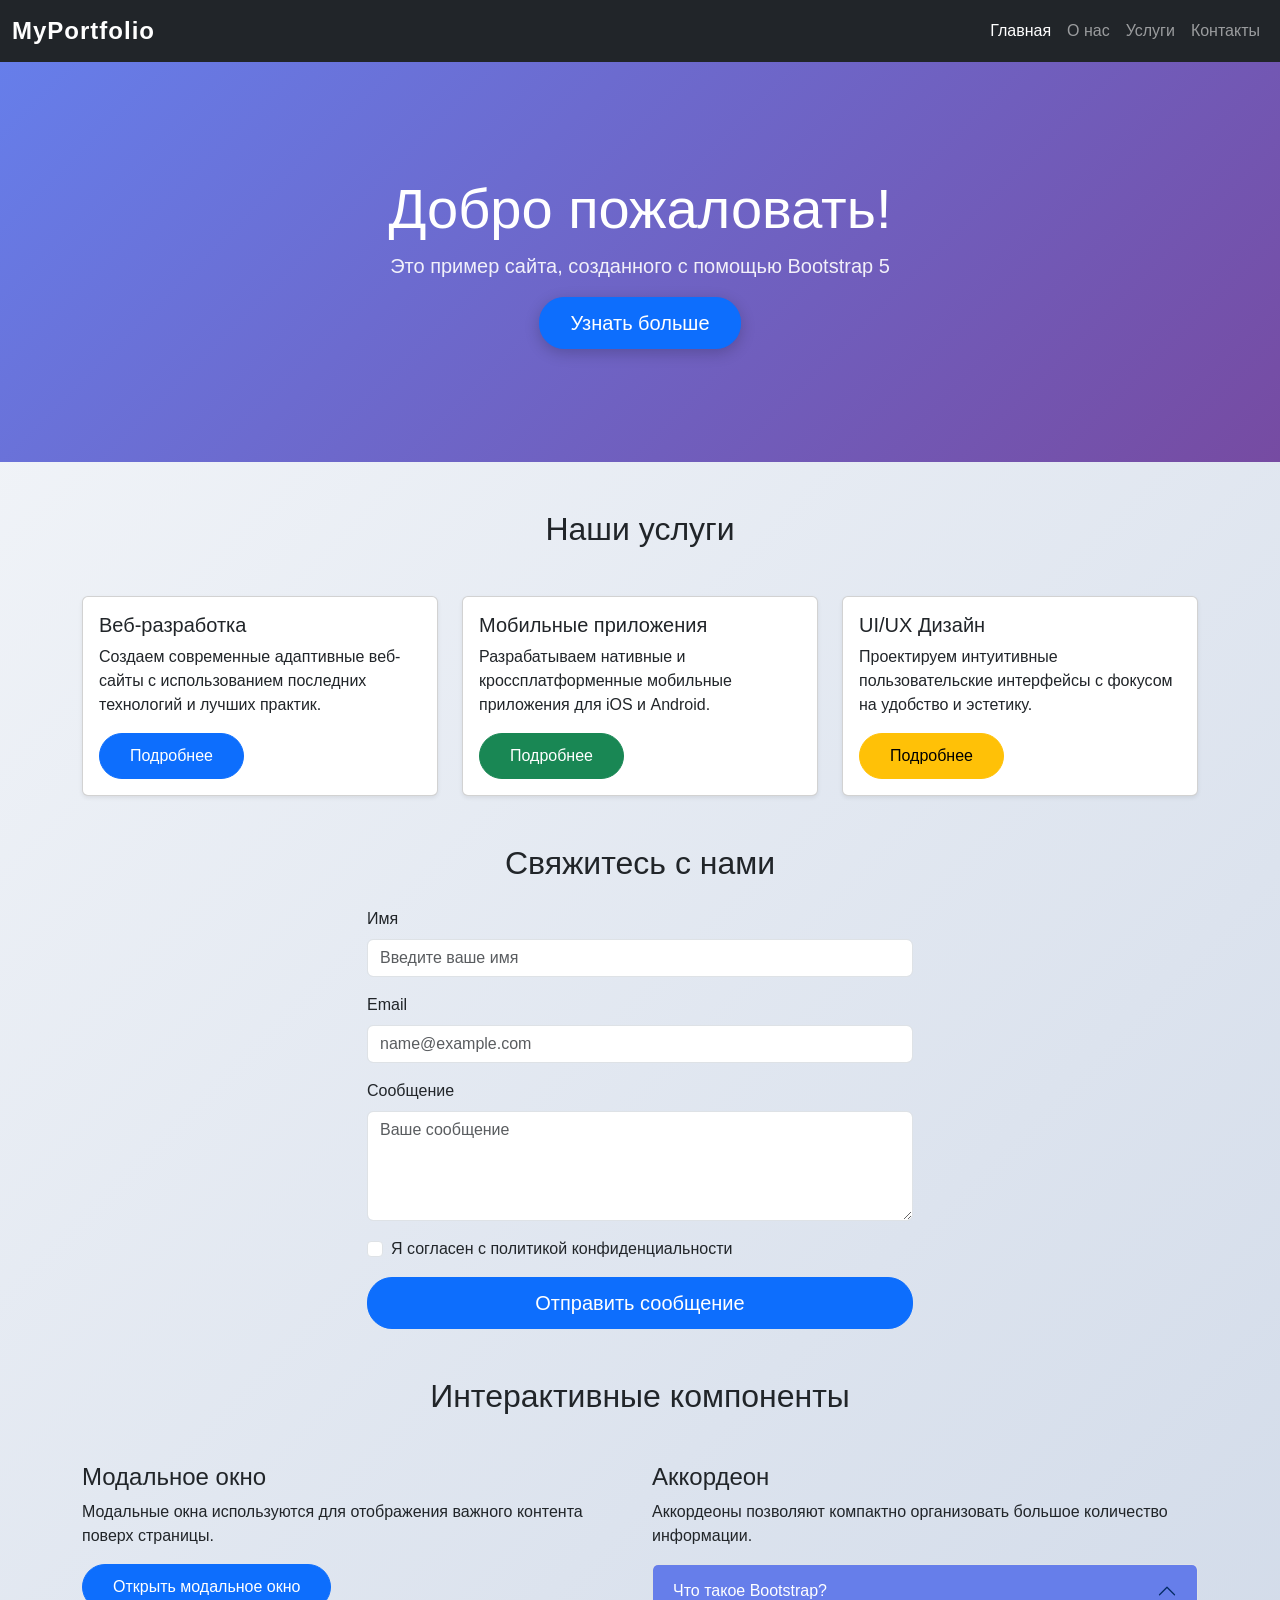
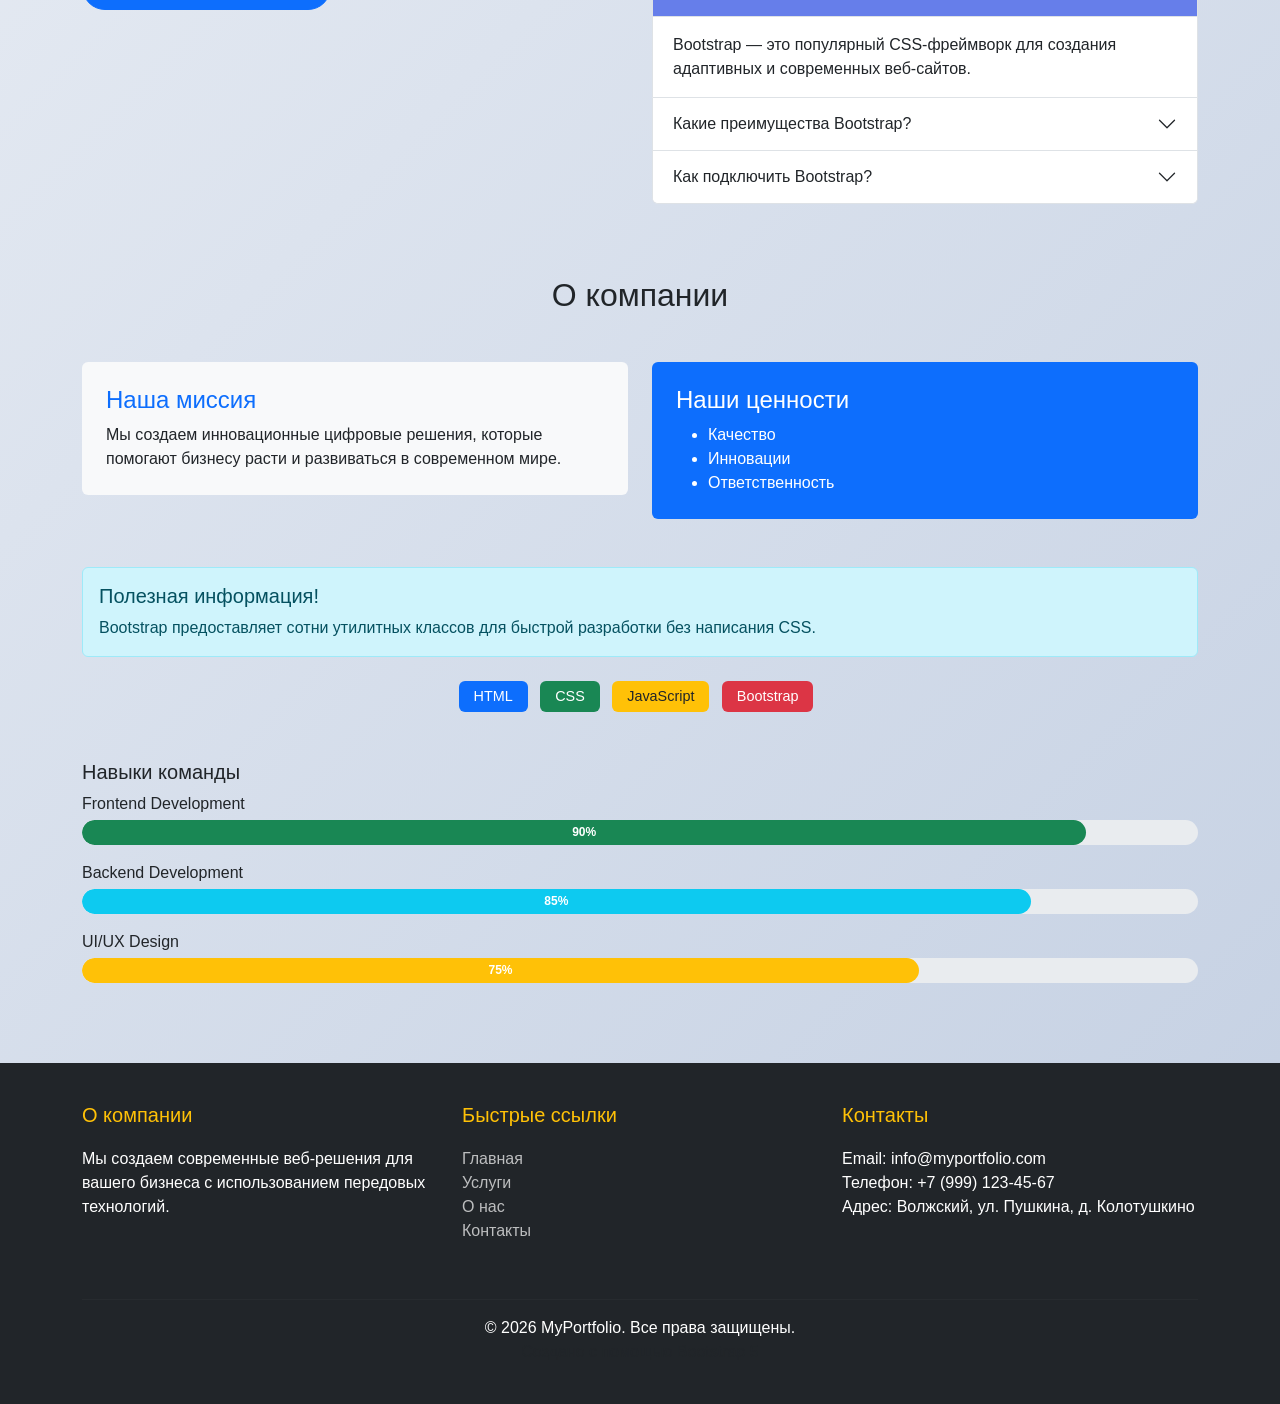
<file: index.html>
<!DOCTYPE html>
<html lang="ru">

<head>
    <meta charset="UTF-8">
    <meta name="viewport" content="width=device-width, initial-scale=1.0">
    <title>Bootstrap Lab - Leontev</title>
    <link href="https://cdn.jsdelivr.net/npm/bootstrap@5.3.8/dist/css/bootstrap.min.css" rel="stylesheet" integrity="sha384-
sRIl4kxILFvY47J16cr9ZwB07vP4J8+LH7qKQnuqkuIAvNWLzeN8tE5YBujZqJLB" crossorigin="anonymous" />
    <link rel="stylesheet" href="custom.css" />
</head>

<body>
    <!-- Навигационная панель -->
    <nav class="navbar navbar-expand-lg navbar-dark bg-dark">
        <div class="container-fluid">
            <a class="navbar-brand" href="#">MyPortfolio</a>
            <!-- Кнопка для мобильного меню -->
            <button class="navbar-toggler" type="button" data-bs-toggle="collapse" data-bs-target="#navbarNav"
                aria-controls="navbarNav" aria-expanded="false" aria-label="Toggle navigation">
                <span class="navbar-toggler-icon"></span>
            </button>
            <!-- Пункты меню -->
            <div class="collapse navbar-collapse" id="navbarNav">
                <ul class="navbar-nav ms-auto">
                    <li class="nav-item">
                        <a class="nav-link active" href="#home">Главная</a>
                    </li>
                    <li class="nav-item">
                        <a class="nav-link" href="#about">О нас</a>
                    </li>
                    <li class="nav-item">
                        <a class="nav-link" href="#services">Услуги</a>
                    </li>
                    <li class="nav-item">
                        <a class="nav-link" href="#contact">Контакты</a>
                    </li>
                </ul>
            </div>
        </div>
    </nav>
    <!-- Hero секция -->
    <div class="container-fluid bg-light py-5" id="home">
        <div class="container text-center">
            <h1 class="display-4">Добро пожаловать!</h1>
            <p class="lead">Это пример сайта, созданного с помощью Bootstrap 5</p>
            <button class="btn btn-primary btn-lg">Узнать больше</button>
        </div>
    </div>
    <!-- Секция с карточками -->
    <div class="container my-5" id="services">
        <h2 class="text-center mb-5">Наши услуги</h2>
        <div class="row g-4">
            <!-- Карточка 1 -->
            <div class="col-12 col-md-6 col-lg-4">
                <div class="card h-100 shadow-sm">
                    <div class="card-body">
                        <h5 class="card-title">Веб-разработка</h5>
                        <p class="card-text">
                            Создаем современные адаптивные веб-сайты с использованием
                            последних технологий и лучших практик.
                        </p>
                        <a href="#" class="btn btn-primary">Подробнее</a>
                    </div>
                </div>
            </div>
            <!-- Карточка 2 -->
            <div class="col-12 col-md-6 col-lg-4">
                <div class="card h-100 shadow-sm">
                    <div class="card-body">
                        <h5 class="card-title">Мобильные приложения</h5>
                        <p class="card-text">
                            Разрабатываем нативные и кроссплатформенные мобильные приложения
                            для iOS и Android.
                        </p>
                        <a href="#" class="btn btn-success">Подробнее</a>
                    </div>
                </div>
            </div>
            <!-- Карточка 3 -->
            <div class="col-12 col-md-6 col-lg-4">
                <div class="card h-100 shadow-sm">
                    <div class="card-body">
                        <h5 class="card-title">UI/UX Дизайн</h5>
                        <p class="card-text">
                            Проектируем интуитивные пользовательские интерфейсы с фокусом на
                            удобство и эстетику.
                        </p>
                        <a href="#" class="btn btn-warning">Подробнее</a>
                    </div>
                </div>
            </div>
        </div>
    </div>
    <!-- Секция с формой -->
    <div class="container my-5" id="contact">
        <div class="row justify-content-center">
            <div class="col-lg-6">
                <h2 class="text-center mb-4">Свяжитесь с нами</h2>
                <form id="contactForm" class="needs-validation" novalidate>
                    <!-- Имя -->
                    <div class="mb-3">
                        <label for="name" class="form-label">Имя</label>
                        <input type="text" class="form-control" id="name" placeholder="Введите ваше имя" required />
                        <div class="invalid-feedback">Пожалуйста, введите ваше имя</div>
                    </div>
                    <!-- Email -->
                    <div class="mb-3">
                        <label for="email" class="form-label">Email</label>
                        <input type="email" class="form-control" id="email" placeholder="name@example.com" required />
                        <div class="invalid-feedback">
                            Пожалуйста, введите корректный email
                        </div>
                    </div>
                    <!-- Сообщение -->
                    <div class="mb-3">
                        <label for="message" class="form-label">Сообщение</label>
                        <textarea class="form-control" id="message" rows="4" placeholder="Ваше сообщение"
                            required></textarea>
                        <div class="invalid-feedback">Пожалуйста, введите сообщение</div>
                    </div>
                    <!-- Checkbox -->
                    <div class="mb-3 form-check">
                        <input type="checkbox" class="form-check-input" id="agree" required />
                        <label class="form-check-label" for="agree">
                            Я согласен с политикой конфиденциальности
                        </label>
                        <div class="invalid-feedback">
                            Вы должны согласиться с условиями
                        </div>
                    </div>
                    <!-- Кнопка отправки -->
                    <div class="d-grid">
                        <button type="submit" class="btn btn-primary btn-lg">
                            Отправить сообщение
                        </button>
                    </div>
                </form>
            </div>
        </div>
    </div>

    <!-- Секция с модальным окном и аккордеоном -->
    <div class="container my-5">
        <h2 class="text-center mb-5">Интерактивные компоненты</h2>
        <div class="row">
            <!-- Модальное окно -->
            <div class="col-md-6 mb-4">
                <h4>Модальное окно</h4>
                <p>
                    Модальные окна используются для отображения важного контента поверх
                    страницы.
                </p>
                <!-- Кнопка открытия модального окна -->
                <button type="button" class="btn btn-primary" data-bs-toggle="modal" data-bs-target="#exampleModal">
                    Открыть модальное окно
                </button>
                <!-- Само модальное окно -->
                <div class="modal fade" id="exampleModal" tabindex="-1" aria-labelledby="exampleModalLabel"
                    aria-hidden="true">
                    <div class="modal-dialog modal-dialog-centered">
                        <div class="modal-content">
                            <div class="modal-header">
                                <h5 class="modal-title" id="exampleModalLabel">
                                    Добро пожаловать!
                                </h5>
                                <button type="button" class="btn-close" data-bs-dismiss="modal"
                                    aria-label="Close"></button>
                            </div>
                            <div class="modal-body">
                                Это пример модального окна Bootstrap. Здесь может быть любой
                                контент: текст, формы, изображения.
                            </div>
                            <div class="modal-footer">
                                <button type="button" class="btn btn-secondary" data-bs-dismiss="modal">
                                    Закрыть
                                </button>
                                <button type="button" class="btn btn-primary">
                                    Сохранить изменения
                                </button>
                            </div>
                        </div>
                    </div>
                </div>
            </div>
            <!-- Аккордеон -->
            <div class="col-md-6 mb-4">
                <h4>Аккордеон</h4>
                <p>
                    Аккордеоны позволяют компактно организовать большое количество
                    информации.
                </p>
                <div class="accordion" id="accordionExample">
                    <!-- Элемент 1 -->
                    <div class="accordion-item">
                        <h2 class="accordion-header" id="headingOne">
                            <button class="accordion-button" type="button" data-bs-toggle="collapse"
                                data-bs-target="#collapseOne" aria-expanded="true" aria-controls="collapseOne">
                                Что такое Bootstrap?
                            </button>
                        </h2>
                        <div id="collapseOne" class="accordion-collapse collapse show" aria-labelledby="headingOne"
                            data-bs-parent="#accordionExample">
                            <div class="accordion-body">
                                Bootstrap — это популярный CSS-фреймворк для создания
                                адаптивных и современных веб-сайтов.
                            </div>
                        </div>
                    </div>
                    <!-- Элемент 2 -->
                    <div class="accordion-item">
                        <h2 class="accordion-header" id="headingTwo">
                            <button class="accordion-button collapsed" type="button" data-bs-toggle="collapse"
                                data-bs-target="#collapseTwo" aria-expanded="false" aria-controls="collapseTwo">
                                Какие преимущества Bootstrap?
                            </button>
                        </h2>
                        <div id="collapseTwo" class="accordion-collapse collapse" aria-labelledby="headingTwo"
                            data-bs-parent="#accordionExample">
                            <div class="accordion-body">
                                Быстрая разработка, готовые компоненты, адаптивность,
                                кроссбраузерность и большое сообщество разработчиков.
                            </div>
                        </div>
                    </div>
                    <!-- Элемент 3 -->
                    <div class="accordion-item">
                        <h2 class="accordion-header" id="headingThree">
                            <button class="accordion-button collapsed" type="button" data-bs-toggle="collapse"
                                data-bs-target="#collapseThree" aria-expanded="false" aria-controls="collapseThree">
                                Как подключить Bootstrap?
                            </button>
                        </h2>
                        <div id="collapseThree" class="accordion-collapse collapse" aria-labelledby="headingThree"
                            data-bs-parent="#accordionExample">
                            <div class="accordion-body">
                                Bootstrap можно подключить через CDN (быстро) или установить
                                локально через npm (для продакшн-проектов).
                            </div>
                        </div>
                    </div>
                </div>
            </div>
        </div>
    </div>

    <!-- Секция утилитных классов -->
    <div class="container my-5" id="about">
        <h2 class="text-center mb-5">О компании</h2>
        <!-- Отступы и выравнивание -->
        <div class="row">
            <div class="col-md-6 mb-4">
                <div class="p-4 bg-light rounded">
                    <h4 class="text-primary">Наша миссия</h4>
                    <p class="mb-0">
                        Мы создаем инновационные цифровые решения, которые помогают
                        бизнесу расти и развиваться в современном мире.
                    </p>
                </div>
            </div>
            <div class="col-md-6 mb-4">
                <div class="p-4 bg-primary text-white rounded">
                    <h4>Наши ценности</h4>
                    <ul class="mb-0">
                        <li>Качество</li>
                        <li>Инновации</li>
                        <li>Ответственность</li>
                    </ul>
                </div>
            </div>
        </div>
        <!-- Примеры утилитных классов -->
        <div class="alert alert-info mt-4" role="alert">
            <h5 class="alert-heading">Полезная информация!</h5>
            <p class="mb-0">
                Bootstrap предоставляет сотни утилитных классов для быстрой разработки
                без написания CSS.
            </p>
        </div>
        <!-- Бейджи и кнопки -->
        <div class="text-center mt-4">
            <span class="badge bg-primary me-2">HTML</span>
            <span class="badge bg-success me-2">CSS</span>
            <span class="badge bg-warning text-dark me-2">JavaScript</span>
            <span class="badge bg-danger me-2">Bootstrap</span>
        </div>
        <!-- Прогресс-бары -->
        <div class="mt-5">
            <h5>Навыки команды</h5>
            <div class="mb-3">
                <label class="mb-1">Frontend Development</label>
                <div class="progress">
                    <div class="progress-bar bg-success" role="progressbar" style="width: 90%" aria-valuenow="90"
                        aria-valuemin="0" aria-valuemax="100">
                        90%
                    </div>
                </div>
            </div>
            <div class="mb-3">
                <label class="mb-1">Backend Development</label>
                <div class="progress">
                    <div class="progress-bar bg-info" role="progressbar" style="width: 85%" aria-valuenow="85"
                        aria-valuemin="0" aria-valuemax="100">
                        85%
                    </div>
                </div>
            </div>
            <div class="mb-3">
                <label class="mb-1">UI/UX Design</label>
                <div class="progress">
                    <div class="progress-bar bg-warning" role="progressbar" style="width: 75%" aria-valuenow="75"
                        aria-valuemin="0" aria-valuemax="100">
                        75%
                    </div>
                </div>
            </div>
        </div>
    </div>
    <!-- Футер -->
    <footer>
        <div class="container">
            <div class="row">
                <div class="col-md-4 mb-4">
                    <h5>О компании</h5>
                    <p>
                        Мы создаем современные веб-решения для вашего бизнеса с
                        использованием передовых технологий.
                    </p>
                </div>
                <div class="col-md-4 mb-4">
                    <h5>Быстрые ссылки</h5>
                    <ul class="list-unstyled">
                        <li><a href="#home">Главная</a></li>
                        <li><a href="#services">Услуги</a></li>
                        <li><a href="#about">О нас</a></li>
                        <li><a href="#contact">Контакты</a></li>
                    </ul>
                </div>
                <div class="col-md-4 mb-4">
                    <h5>Контакты</h5>
                    <ul class="list-unstyled">
                        <li>Email: info@myportfolio.com</li>
                        <li>Телефон: +7 (999) 123-45-67</li>
                        <li>Адрес: Волжский, ул. Пушкина, д. Колотушкино</li>
                    </ul>
                </div>
            </div>
            <hr style="border-color: rgba(255, 255, 255, 0.1)" />
            <div class="text-center mt-3">
                <p class="mb-0">&copy; 2026 MyPortfolio. Все права защищены.</p>
                <p class="mb-0 text-muted">Создано с помощью Bootstrap 5</p>
            </div>
        </div>
    </footer>

    <script src="https://cdn.jsdelivr.net/npm/bootstrap@5.3.8/dist/js/bootstrap.bundle.min.js" integrity="sha384-
FKyoEForCGlyvwx9Hj09JcYn3nv7wiPVlz7YYwJrWVcXK/BmnVDxM+D2scQbITxI" crossorigin="anonymous"></script>
    <script>
        // Валидация формы Bootstrap
        (function () {
            "use strict";
            const form = document.getElementById("contactForm");
            form.addEventListener(
                "submit",
                function (event) {
                    if (!form.checkValidity()) {
                        event.preventDefault();
                        event.stopPropagation();
                    } else {
                        event.preventDefault();
                        alert("Форма успешно отправлена!");
                        form.reset();
                        form.classList.remove("was-validated");
                    }
                    form.classList.add("was-validated");
                },
                false
            );
        })();
    </script>
</body>

</html>
</file>
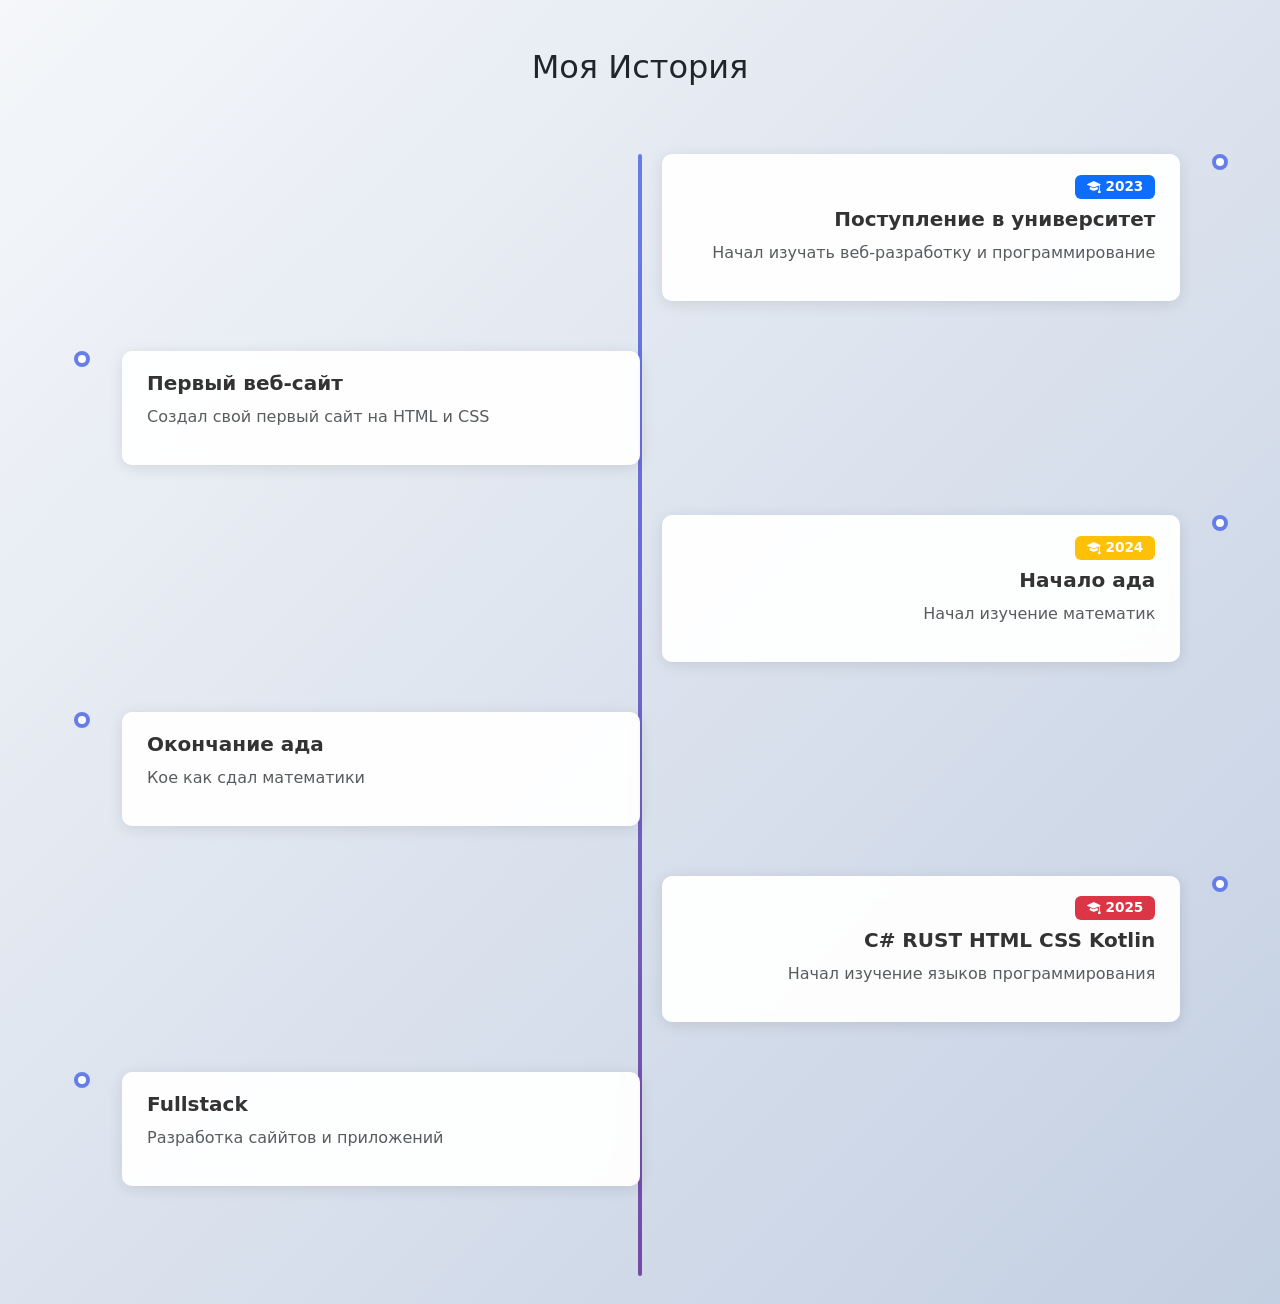
<file: timeline.html>
<!DOCTYPE html>
<html lang="ru">

<head>
    <meta charset="UTF-8">
    <meta name="viewport" content="width=device-width, initial-scale=1.0">
    <title>Эксперемент с Bootstrap</title>
    <link rel="stylesheet" href="custom.css" />
    <link href="https://cdn.jsdelivr.net/npm/bootstrap@5.3.8/dist/css/bootstrap.min.css" rel="stylesheet" integrity="sha384-
sRIl4kxILFvY47J16cr9ZwB07vP4J8+LH7qKQnuqkuIAvNWLzeN8tE5YBujZqJLB" crossorigin="anonymous" />
<link rel="stylesheet"
href="https://cdn.jsdelivr.net/npm/bootstrap-icons@1.11.3/font/bootstrap-icons.min.css">
</head>

<body>
    <div class="container my-5">
        <h2 class="text-center mb-5">Моя История</h2>
        <div class="timeline">
            <div class="timeline-item">
                <div class="timeline-content">
                    <span class="badge bg-primary mb-2">
                        <i class="bi bi-mortarboard-fill"></i> 2023
                    </span>
                    <h5>Поступление в университет</h5>
                    <p class="text-muted">
                        Начал изучать веб-разработку и программирование
                    </p>
                </div>
            </div>
            <div class="timeline-item timeline-item-left">
                <div class="timeline-content">
                    <h5>Первый веб-сайт</h5>
                    <p class="text-muted">
                        Создал свой первый сайт на HTML и CSS
                    </p>
                </div>
            </div>
            <div class="timeline-item">
                <div class="timeline-content">
                    <span class="badge bg-warning mb-2">
                        <i class="bi bi-mortarboard-fill"></i> 2024
                    </span>
                    <h5>Начало ада</h5>
                    <p class="text-muted">
                        Начал изучение математик
                    </p>
                </div>
            </div>
            <div class="timeline-item timeline-item-left">
                <div class="timeline-content">
                    <!-- TODO: Добавьте бейдж с годом 2023 -->
                    <h5>Окончание ада</h5>
                    <p class="text-muted">
                        Кое как сдал математики
                    </p>
                </div>
            </div>
            <div class="timeline-item">
                <div class="timeline-content">
                    <span class="badge bg-danger mb-2">
                        <i class="bi bi-mortarboard-fill"></i> 2025
                    </span>
                    <h5>C# RUST HTML CSS Kotlin</h5>
                    <p class="text-muted">
                        Начал изучение языков программирования
                    </p>
                </div>
            </div>
            <div class="timeline-item timeline-item-left">
                <div class="timeline-content">
                    <!-- TODO: Добавьте бейдж с годом 2023 -->
                    <h5>Fullstack</h5>
                    <p class="text-muted">
                        Разработка саййтов и приложений
                    </p>
                </div>
            </div>
        </div>
    </div>


    <script src="https://cdn.jsdelivr.net/npm/bootstrap@5.3.8/dist/js/bootstrap.bundle.min.js" integrity="sha384-
FKyoEForCGlyvwx9Hj09JcYn3nv7wiPVlz7YYwJrWVcXK/BmnVDxM+D2scQbITxI" crossorigin="anonymous"></script>

</body>
</file>
<file: custom.css>
.card {
    transition: transform 0.3s ease;
}

.card:hover {
    transform: scale(1.05);
}

/* Общие стили */
body {
    font-family: "Segoe UI", Tahoma, Geneva, Verdana, sans-serif;
}

/* Кастомные цвета для навбара */
.navbar-brand {
    font-weight: bold;
    font-size: 1.5rem;
    letter-spacing: 1px;
}

.navbar-dark .navbar-nav .nav-link:hover {
    color: #ffc107 !important;
    transition: color 0.3s ease;
}

/* Улучшение Hero-секции */
#home {
    background: linear-gradient(135deg, #667eea 0%, #764ba2 100%);
    color: white;
    min-height: 400px;
    display: flex;
    align-items: center;
}

#home h1 {
    color: white;
}

#home .lead {
    color: rgba(255, 255, 255, 0.9);
}

#home .btn {
    box-shadow: 0 4px 15px rgba(0, 0, 0, 0.2);
    transition: transform 0.3s ease;
}

#home .btn:hover {
    transform: translateY(-3px);
    box-shadow: 0 6px 20px rgba(0, 0, 0, 0.3);
}

/* Анимация для карточек */
.card {
    transition: transform 0.3s ease, box-shadow 0.3s ease;
}

.card:hover {
    transform: translateY(-10px);
    box-shadow: 0 10px 30px rgba(0, 0, 0, 0.15) !important;
}

/* Стилизация кнопок */
.btn {
    border-radius: 25px;
    padding: 10px 30px;
    font-weight: 500;
    transition: all 0.3s ease;
}

/* Улучшение формы */
.form-control:focus {
    border-color: #667eea;
    box-shadow: 0 0 0 0.2rem rgba(102, 126, 234, 0.25);
}

/* Анимация для бейджей */
.badge {
    padding: 8px 15px;
    font-size: 0.9rem;
    font-weight: 500;
    transition: transform 0.2s ease;
}

.badge:hover {
    transform: scale(1.1);
    cursor: pointer;
}

/* Стилизация прогресс-баров */
.progress {
    height: 25px;
    border-radius: 15px;
    background-color: #e9ecef;
}

.progress-bar {
    border-radius: 15px;
    font-weight: bold;
    line-height: 25px;
}

/* Улучшение аккордеона */
.accordion-button:not(.collapsed) {
    background-color: #667eea;
    color: white;
}

.accordion-button:focus {
    box-shadow: none;
    border-color: #667eea;
}

/* Футер */
footer {
    background-color: #212529;
    color: white;
    padding: 40px 0;
    margin-top: 80px;
}

footer h5 {
    color: #ffc107;
    margin-bottom: 20px;
}

footer a {
    color: rgba(255, 255, 255, 0.7);
    text-decoration: none;
    transition: color 0.3s ease;
}

footer a:hover {
    color: #ffc107;
}

/* Адаптивность */
@media (max-width: 768px) {
    #home {
        min-height: 300px;
    }

    #home h1 {
        font-size: 2rem;
    }

    .card {
        margin-bottom: 20px;
    }
}

/* ВРЕМЕННАЯ ШКАЛА */
.timeline {
    position: relative;
    padding: 20px 0;
}

/* Центральная линия */
.timeline::before {
    content: '';
    position: absolute;
    left: 50%;
    transform: translateX(-50%);
    width: 4px;
    height: 100%;
    background: linear-gradient(180deg, #667eea 0%, #764ba2 100%);
    border-radius: 2px;
}

/* Контейнер события */
.timeline-item {
    position: relative;
    margin-bottom: 50px;
    width: 50%;
    padding-right: 40px;
    text-align: right;
    margin-left: 52%;
    /* TODO: Добавьте margin-left: 50%; для правых элементов */
}

/* Левые элементы */
.timeline-item-left {
    margin-left: 0 !important;
    padding-right: 0;
    padding-left: 40px;
    text-align: left;
}

/* Круглые точки на линии */
.timeline-item::before {
    content: '';
    position: absolute;
    right: -8px;
    top: 0;
    width: 16px;
    height: 16px;
    background: white;
    border: 4px solid #667eea;
    border-radius: 50%;
    z-index: 1;
    transition: transform 0.3s ease;
    /* TODO: Добавьте transition: transform 0.3s ease; */
}

/* Точки для левых элементов */
.timeline-item-left::before {
    right: auto;
    left: -8px;
}

/* Увеличение точки при наведении */
.timeline-item:hover::before {
    transform: scale(1.5);
    background: #667eea;
}

/* Карточка с контентом */
.timeline-content {
 background: white;
 padding: 20px 25px;
 border-radius: 10px;
 box-shadow: 0 3px 15px rgba(0, 0, 0, 0.1);
 transition: all 0.3s ease;
}
.timeline-content:hover {
transform: translateY(-5px);
box-shadow: 0 8px 25px rgba(0, 0, 0, 0.15);
}
.timeline-content h5 {
 color: #333;
 margin-bottom: 10px;
 font-weight: 600;
}
.timeline-content .badge {
 font-size: 0.85rem;
 padding: 5px 12px;
}

/* Мобильная версия */
@media (max-width: 768px) {
 /* Линия слева */
 .timeline::before {
 left: 20px;
 }
 /* Все элементы слева */
 .timeline-item,
 .timeline-item-left {
 width: 100%;
 margin-left: 0 !important;
 padding-left: 60px;
 padding-right: 0;
 text-align: left;
 }
 /* Точки слева */
 .timeline-item::before,
 .timeline-item-left::before {
 left: 12px;
 right: auto;
 }
}

body {
 background: linear-gradient(135deg, #f5f7fa 0%, #c3cfe2 100%);
 min-height: 100vh;
}
.timeline-content {
 background: rgba(255, 255, 255, 0.95);
 backdrop-filter: blur(10px);
}

@keyframes pulse {
 0%, 100% { box-shadow: 0 0 0 0 rgba(102, 126, 234, 0.7); }
 50% { box-shadow: 0 0 0 10px rgba(102, 126, 234, 0); }
}
.timeline-item::before {
 animation: pulse 2s infinite;
}
</file>
